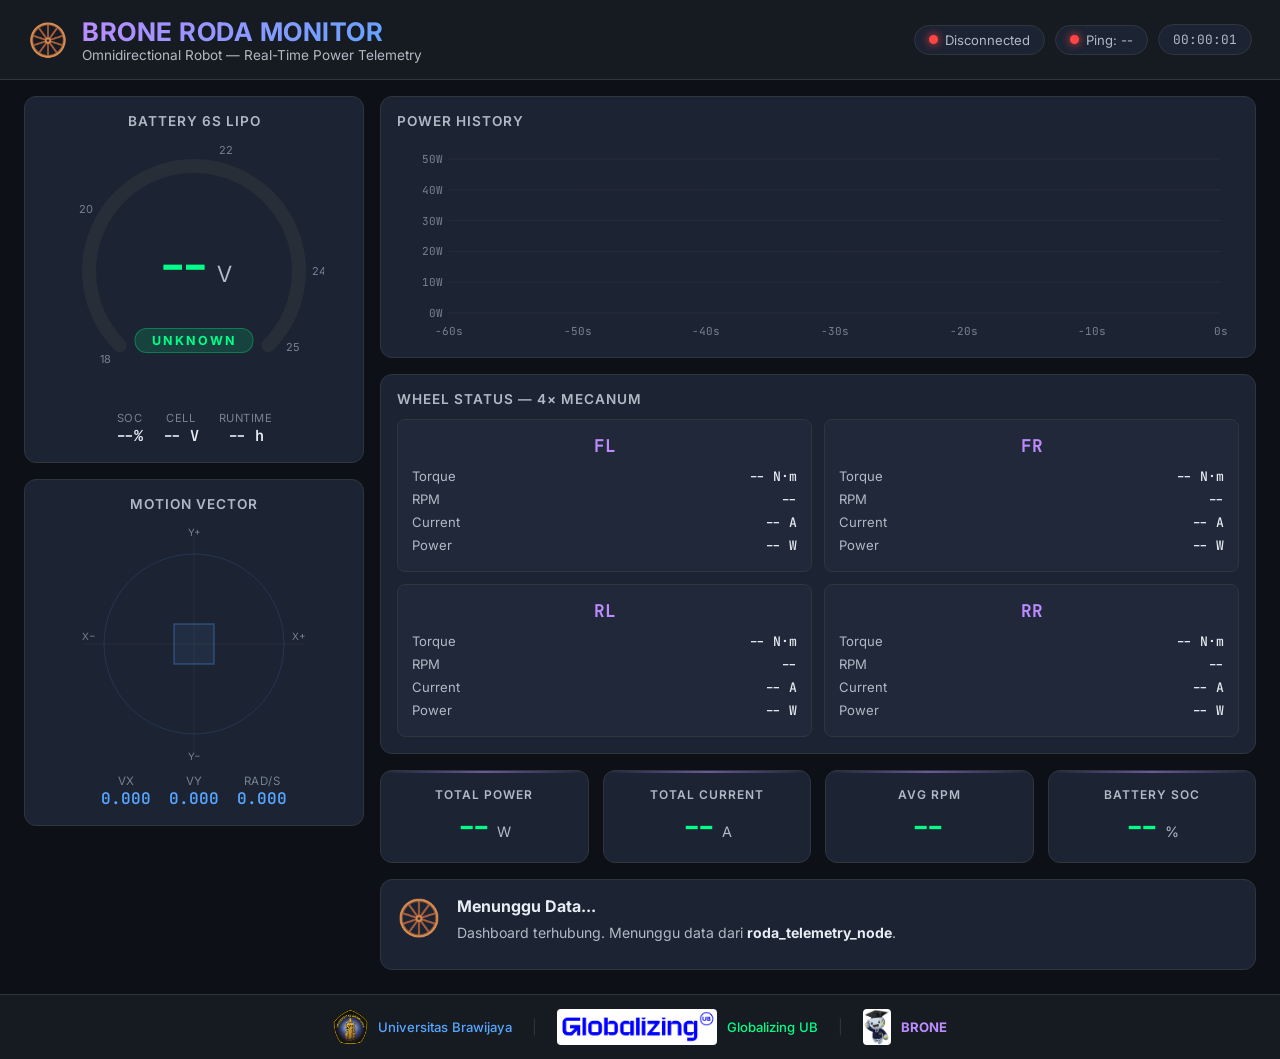
<file: brone_roda_monitor/web/index.html>
<!DOCTYPE html>
<html lang="id">

<head>
    <meta charset="UTF-8">
    <meta name="viewport" content="width=device-width, initial-scale=1.0">
    <title>BRone Roda — Power Monitor Dashboard</title>
    <meta name="description" content="Real-time power telemetry dashboard for BRone omnidirectional wheel robot">
    <link rel="preconnect" href="https://fonts.googleapis.com">
    <link href="https://fonts.googleapis.com/css2?family=Inter:wght@300;400;500;600;700&family=JetBrains+Mono:wght@400;500;700&display=swap" rel="stylesheet">
    <link rel="stylesheet" href="style.css">
</head>

<body>
    <!-- Header -->
    <header class="header">
        <div class="header-left">
            <span class="header-icon">🛞</span>
            <div>
                <h1 class="header-title">BRONE RODA MONITOR</h1>
                <span class="header-subtitle">Omnidirectional Robot — Real-Time Power Telemetry</span>
            </div>
        </div>
        <div class="header-right">
            <div class="status-badge" id="ws-status">
                <span class="status-dot disconnected"></span>
                <span class="status-text">Disconnected</span>
            </div>
            <div class="status-badge" id="ping-status">
                <span class="status-dot disconnected"></span>
                <span class="status-text">Ping: --</span>
            </div>
            <div class="status-badge" id="uptime-badge">
                <span class="uptime-text">00:00:00</span>
            </div>
        </div>
    </header>

    <main class="dashboard">
        <!-- Left Column: Battery + Motion -->
        <div class="left-column">
            <!-- Battery Gauge -->
            <div class="panel battery-panel" id="battery-panel">
                <h2 class="panel-title">Battery 6S LiPo</h2>
                <div class="battery-gauge-container">
                    <canvas id="battery-gauge" width="260" height="260"></canvas>
                    <div class="battery-value">
                        <span class="battery-voltage" id="battery-voltage">--</span>
                        <span class="battery-unit">V</span>
                    </div>
                    <div class="battery-status" id="battery-status">UNKNOWN</div>
                </div>
                <div class="battery-info-row">
                    <div class="info-cell">
                        <span class="info-label">SOC</span>
                        <span class="info-value" id="battery-soc">--%</span>
                    </div>
                    <div class="info-cell">
                        <span class="info-label">Cell</span>
                        <span class="info-value" id="cell-voltage">-- V</span>
                    </div>
                    <div class="info-cell">
                        <span class="info-label">Runtime</span>
                        <span class="info-value" id="runtime">-- h</span>
                    </div>
                </div>
            </div>

            <!-- Motion Vector -->
            <div class="panel motion-panel">
                <h2 class="panel-title">Motion Vector</h2>
                <canvas id="motion-canvas" width="240" height="240"></canvas>
                <div class="motion-values">
                    <div class="motion-val">
                        <span class="mv-label">Vx</span>
                        <span class="mv-num" id="motion-vx">0.000</span>
                    </div>
                    <div class="motion-val">
                        <span class="mv-label">Vy</span>
                        <span class="mv-num" id="motion-vy">0.000</span>
                    </div>
                    <div class="motion-val">
                        <span class="mv-label">rad/s</span>
                        <span class="mv-num" id="motion-omega">0.000</span>
                    </div>
                </div>
            </div>
        </div>

        <!-- Right Column: Chart + Wheels + Summary -->
        <section class="right-column">
            <!-- Power Chart -->
            <div class="panel chart-panel">
                <h2 class="panel-title">Power History</h2>
                <div class="chart-container">
                    <canvas id="power-chart"></canvas>
                </div>
            </div>

            <!-- Wheel Status Grid -->
            <div class="panel wheel-panel">
                <h2 class="panel-title">Wheel Status — 4× Mecanum</h2>
                <div class="wheel-grid">
                    <div class="wheel-card" id="wheel-FL">
                        <div class="wc-header">FL</div>
                        <div class="wc-row"><span class="wc-label">Torque</span><span class="wc-val" data-field="torque">-- N·m</span></div>
                        <div class="wc-row"><span class="wc-label">RPM</span><span class="wc-val" data-field="rpm">--</span></div>
                        <div class="wc-row"><span class="wc-label">Current</span><span class="wc-val" data-field="current">-- A</span></div>
                        <div class="wc-row"><span class="wc-label">Power</span><span class="wc-val" data-field="power">-- W</span></div>
                    </div>
                    <div class="wheel-card" id="wheel-FR">
                        <div class="wc-header">FR</div>
                        <div class="wc-row"><span class="wc-label">Torque</span><span class="wc-val" data-field="torque">-- N·m</span></div>
                        <div class="wc-row"><span class="wc-label">RPM</span><span class="wc-val" data-field="rpm">--</span></div>
                        <div class="wc-row"><span class="wc-label">Current</span><span class="wc-val" data-field="current">-- A</span></div>
                        <div class="wc-row"><span class="wc-label">Power</span><span class="wc-val" data-field="power">-- W</span></div>
                    </div>
                    <div class="wheel-card" id="wheel-RL">
                        <div class="wc-header">RL</div>
                        <div class="wc-row"><span class="wc-label">Torque</span><span class="wc-val" data-field="torque">-- N·m</span></div>
                        <div class="wc-row"><span class="wc-label">RPM</span><span class="wc-val" data-field="rpm">--</span></div>
                        <div class="wc-row"><span class="wc-label">Current</span><span class="wc-val" data-field="current">-- A</span></div>
                        <div class="wc-row"><span class="wc-label">Power</span><span class="wc-val" data-field="power">-- W</span></div>
                    </div>
                    <div class="wheel-card" id="wheel-RR">
                        <div class="wc-header">RR</div>
                        <div class="wc-row"><span class="wc-label">Torque</span><span class="wc-val" data-field="torque">-- N·m</span></div>
                        <div class="wc-row"><span class="wc-label">RPM</span><span class="wc-val" data-field="rpm">--</span></div>
                        <div class="wc-row"><span class="wc-label">Current</span><span class="wc-val" data-field="current">-- A</span></div>
                        <div class="wc-row"><span class="wc-label">Power</span><span class="wc-val" data-field="power">-- W</span></div>
                    </div>
                </div>
            </div>

            <!-- Summary Cards -->
            <div class="summary-row" id="summary-row">
                <div class="panel summary-card">
                    <span class="card-label">Total Power</span>
                    <span class="card-value" id="total-power">--</span>
                    <span class="card-unit">W</span>
                </div>
                <div class="panel summary-card">
                    <span class="card-label">Total Current</span>
                    <span class="card-value" id="total-current">--</span>
                    <span class="card-unit">A</span>
                </div>
                <div class="panel summary-card">
                    <span class="card-label">Avg RPM</span>
                    <span class="card-value" id="avg-rpm">--</span>
                    <span class="card-unit"></span>
                </div>
                <div class="panel summary-card">
                    <span class="card-label">Battery SOC</span>
                    <span class="card-value" id="soc-card">--</span>
                    <span class="card-unit">%</span>
                </div>
            </div>

            <!-- Conclusion Panel -->
            <div class="panel conclusion-panel" id="conclusion-panel">
                <div class="conclusion-icon" id="conclusion-icon">🛞</div>
                <div class="conclusion-body">
                    <div class="conclusion-title" id="conclusion-title">Menunggu Data...</div>
                    <div class="conclusion-text" id="conclusion-text">
                        Dashboard terhubung. Menunggu data dari <strong>roda_telemetry_node</strong>.
                    </div>
                    <div class="conclusion-timestamp" id="conclusion-ts"></div>
                </div>
            </div>
        </section>
    </main>

    <!-- Footer Branding -->
    <footer class="footer">
        <div class="footer-brand">
            <img src="logo_ub.png" alt="Universitas Brawijaya" class="footer-logo" id="logo-ub">
            <span class="footer-item brand-ub">Universitas Brawijaya</span>
        </div>
        <span class="footer-separator">|</span>
        <div class="footer-brand">
            <img src="logo_globalizing.png" alt="Globalizing UB" class="footer-logo" id="logo-global">
            <span class="footer-item brand-global">Globalizing UB</span>
        </div>
        <span class="footer-separator">|</span>
        <div class="footer-brand">
            <img src="logo_brone.png" alt="BRONE" class="footer-logo" id="logo-brone">
            <span class="footer-item brand-brone">BRONE</span>
        </div>
    </footer>

    <script src="app.js"></script>
</body>

</html>
</file>
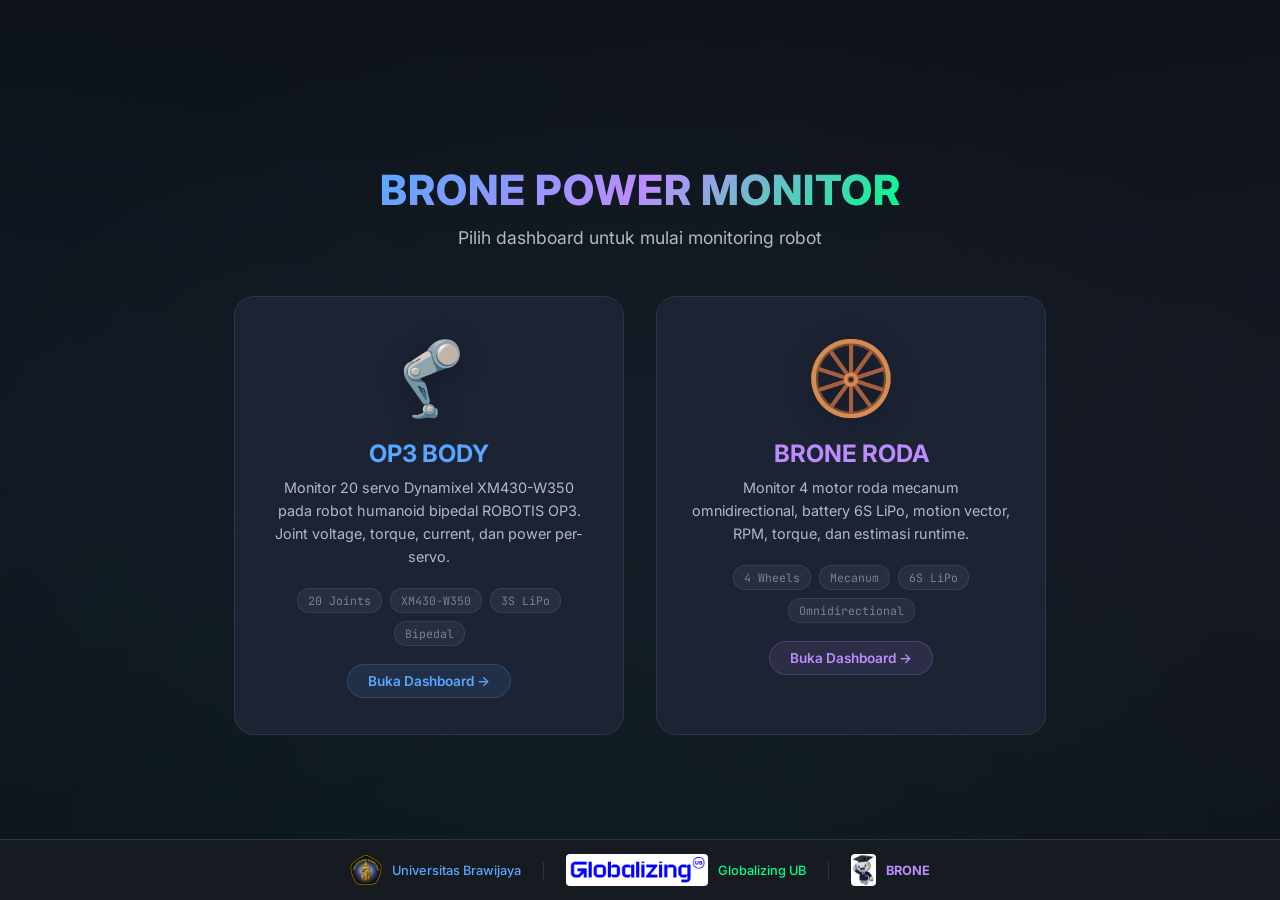
<file: op3_power_monitor/web/index.html>
<!DOCTYPE html>
<html lang="id">

<head>
    <meta charset="UTF-8">
    <meta name="viewport" content="width=device-width, initial-scale=1.0">
    <title>BRONE Monitor — Pilih Mode Dashboard</title>
    <meta name="description" content="BRONE Power Monitor — choose between OP3 Body or Roda dashboard">
    <link rel="preconnect" href="https://fonts.googleapis.com">
    <link href="https://fonts.googleapis.com/css2?family=Inter:wght@300;400;500;600;700;800&family=JetBrains+Mono:wght@400;500;700&display=swap" rel="stylesheet">
    <style>
        :root {
            --bg-primary: #0d1117;
            --bg-secondary: #161b22;
            --bg-panel: #1c2333;
            --border: #30363d;
            --text: #e6edf3;
            --text-sec: #b1bac4;
            --text-muted: #768390;
            --accent-blue: #58a6ff;
            --accent-green: #00ff88;
            --accent-purple: #bc8cff;
        }

        * { margin: 0; padding: 0; box-sizing: border-box; }

        body {
            font-family: 'Inter', -apple-system, sans-serif;
            background: var(--bg-primary);
            color: var(--text);
            min-height: 100vh;
            display: flex;
            flex-direction: column;
            align-items: center;
            justify-content: center;
            overflow: hidden;
        }

        /* Animated background */
        body::before {
            content: '';
            position: fixed;
            top: -50%; left: -50%;
            width: 200%; height: 200%;
            background:
                radial-gradient(ellipse at 20% 50%, rgba(88, 166, 255, 0.06) 0%, transparent 50%),
                radial-gradient(ellipse at 80% 50%, rgba(188, 140, 255, 0.06) 0%, transparent 50%),
                radial-gradient(ellipse at 50% 80%, rgba(0, 255, 136, 0.04) 0%, transparent 50%);
            animation: bgShift 15s ease-in-out infinite;
            z-index: -1;
        }

        @keyframes bgShift {
            0%, 100% { transform: translate(0, 0) rotate(0deg); }
            33% { transform: translate(-2%, 1%) rotate(1deg); }
            66% { transform: translate(2%, -1%) rotate(-1deg); }
        }

        /* Header */
        .selector-header {
            text-align: center;
            margin-bottom: 48px;
        }

        .selector-header h1 {
            font-size: 2.6rem;
            font-weight: 800;
            letter-spacing: 1px;
            margin-bottom: 12px;
        }

        .selector-header h1 span {
            background: linear-gradient(135deg, var(--accent-blue), var(--accent-purple), var(--accent-green));
            -webkit-background-clip: text;
            -webkit-text-fill-color: transparent;
            background-clip: text;
        }

        .selector-header p {
            color: var(--text-sec);
            font-size: 1.1rem;
        }

        /* Cards Grid */
        .card-grid {
            display: grid;
            grid-template-columns: 1fr 1fr;
            gap: 32px;
            max-width: 860px;
            width: 100%;
            padding: 0 24px;
        }

        .mode-card {
            position: relative;
            background: var(--bg-panel);
            border: 1px solid var(--border);
            border-radius: 20px;
            padding: 36px 32px;
            text-decoration: none;
            color: var(--text);
            display: flex;
            flex-direction: column;
            align-items: center;
            text-align: center;
            transition: transform 0.3s ease, border-color 0.3s ease, box-shadow 0.3s ease;
            overflow: hidden;
            cursor: pointer;
        }

        .mode-card::before {
            content: '';
            position: absolute;
            top: 0; left: 0; right: 0;
            height: 3px;
            opacity: 0;
            transition: opacity 0.3s ease;
        }

        .mode-card:hover {
            transform: translateY(-8px);
            box-shadow: 0 24px 60px -12px rgba(0, 0, 0, 0.5);
        }

        .mode-card:hover::before { opacity: 1; }

        .mode-card:active {
            transform: translateY(-2px) scale(0.98);
        }

        /* OP3 Card */
        .card-op3:hover { border-color: var(--accent-blue); }
        .card-op3::before {
            background: linear-gradient(90deg, transparent, var(--accent-blue), transparent);
        }

        /* Roda Card */
        .card-roda:hover { border-color: var(--accent-purple); }
        .card-roda::before {
            background: linear-gradient(90deg, transparent, var(--accent-purple), transparent);
        }

        .card-icon {
            font-size: 4.5rem;
            margin-bottom: 18px;
            filter: drop-shadow(0 4px 12px rgba(0, 0, 0, 0.3));
        }

        .card-title {
            font-size: 1.5rem;
            font-weight: 700;
            margin-bottom: 8px;
        }

        .card-op3 .card-title { color: var(--accent-blue); }
        .card-roda .card-title { color: var(--accent-purple); }

        .card-desc {
            font-size: 0.9rem;
            color: var(--text-sec);
            line-height: 1.6;
            margin-bottom: 20px;
        }

        .card-specs {
            display: flex;
            flex-wrap: wrap;
            gap: 8px;
            justify-content: center;
        }

        .spec-tag {
            font-size: 0.72rem;
            font-family: 'JetBrains Mono', monospace;
            padding: 4px 10px;
            border-radius: 12px;
            background: rgba(255, 255, 255, 0.05);
            border: 1px solid rgba(255, 255, 255, 0.08);
            color: var(--text-muted);
        }

        .card-arrow {
            display: inline-flex;
            align-items: center;
            gap: 6px;
            font-size: 0.85rem;
            font-weight: 600;
            margin-top: 18px;
            padding: 8px 20px;
            border-radius: 20px;
            transition: all 0.3s ease;
        }

        .card-op3 .card-arrow {
            color: var(--accent-blue);
            background: rgba(88, 166, 255, 0.1);
            border: 1px solid rgba(88, 166, 255, 0.2);
        }

        .card-op3:hover .card-arrow {
            background: rgba(88, 166, 255, 0.2);
        }

        .card-roda .card-arrow {
            color: var(--accent-purple);
            background: rgba(188, 140, 255, 0.1);
            border: 1px solid rgba(188, 140, 255, 0.2);
        }

        .card-roda:hover .card-arrow {
            background: rgba(188, 140, 255, 0.2);
        }

        /* Footer */
        .landing-footer {
            position: fixed;
            bottom: 0;
            width: 100%;
            display: flex;
            justify-content: center;
            align-items: center;
            gap: 20px;
            padding: 14px 24px;
            background: var(--bg-secondary);
            border-top: 1px solid var(--border);
        }

        .footer-brand {
            display: flex;
            align-items: center;
            gap: 10px;
        }

        .footer-logo {
            height: 32px;
            width: auto;
            object-fit: contain;
            border-radius: 4px;
        }

        .footer-item {
            font-size: 0.8rem;
            font-weight: 500;
            color: var(--text-sec);
        }

        .footer-item.brand-ub { color: var(--accent-blue); }
        .footer-item.brand-global { color: var(--accent-green); }
        .footer-item.brand-brone { color: var(--accent-purple); font-weight: 700; }

        .footer-separator {
            color: var(--border);
            font-size: 0.9rem;
        }

        /* Responsive */
        @media (max-width: 700px) {
            .card-grid { grid-template-columns: 1fr; gap: 20px; }
            .selector-header h1 { font-size: 1.8rem; }
        }
    </style>
</head>

<body>
    <div class="selector-header">
        <h1><span>BRONE POWER MONITOR</span></h1>
        <p>Pilih dashboard untuk mulai monitoring robot</p>
    </div>

    <div class="card-grid">
        <!-- OP3 Body Card -->
        <a href="op3.html" class="mode-card card-op3" id="card-op3">
            <div class="card-icon">🦿</div>
            <div class="card-title">OP3 BODY</div>
            <div class="card-desc">
                Monitor 20 servo Dynamixel XM430-W350 pada robot humanoid bipedal ROBOTIS OP3.
                Joint voltage, torque, current, dan power per-servo.
            </div>
            <div class="card-specs">
                <span class="spec-tag">20 Joints</span>
                <span class="spec-tag">XM430-W350</span>
                <span class="spec-tag">3S LiPo</span>
                <span class="spec-tag">Bipedal</span>
            </div>
            <div class="card-arrow">Buka Dashboard →</div>
        </a>

        <!-- BRone Roda Card -->
        <a href="roda.html" class="mode-card card-roda" id="card-roda">
            <div class="card-icon">🛞</div>
            <div class="card-title">BRONE RODA</div>
            <div class="card-desc">
                Monitor 4 motor roda mecanum omnidirectional, battery 6S LiPo,
                motion vector, RPM, torque, dan estimasi runtime.
            </div>
            <div class="card-specs">
                <span class="spec-tag">4 Wheels</span>
                <span class="spec-tag">Mecanum</span>
                <span class="spec-tag">6S LiPo</span>
                <span class="spec-tag">Omnidirectional</span>
            </div>
            <div class="card-arrow">Buka Dashboard →</div>
        </a>
    </div>

    <!-- Footer -->
    <footer class="landing-footer">
        <div class="footer-brand">
            <img src="logo_ub.png" alt="Universitas Brawijaya" class="footer-logo">
            <span class="footer-item brand-ub">Universitas Brawijaya</span>
        </div>
        <span class="footer-separator">|</span>
        <div class="footer-brand">
            <img src="logo_globalizing.png" alt="Globalizing UB" class="footer-logo">
            <span class="footer-item brand-global">Globalizing UB</span>
        </div>
        <span class="footer-separator">|</span>
        <div class="footer-brand">
            <img src="logo_brone.png" alt="BRONE" class="footer-logo">
            <span class="footer-item brand-brone">BRONE</span>
        </div>
    </footer>
</body>

</html>
</file>
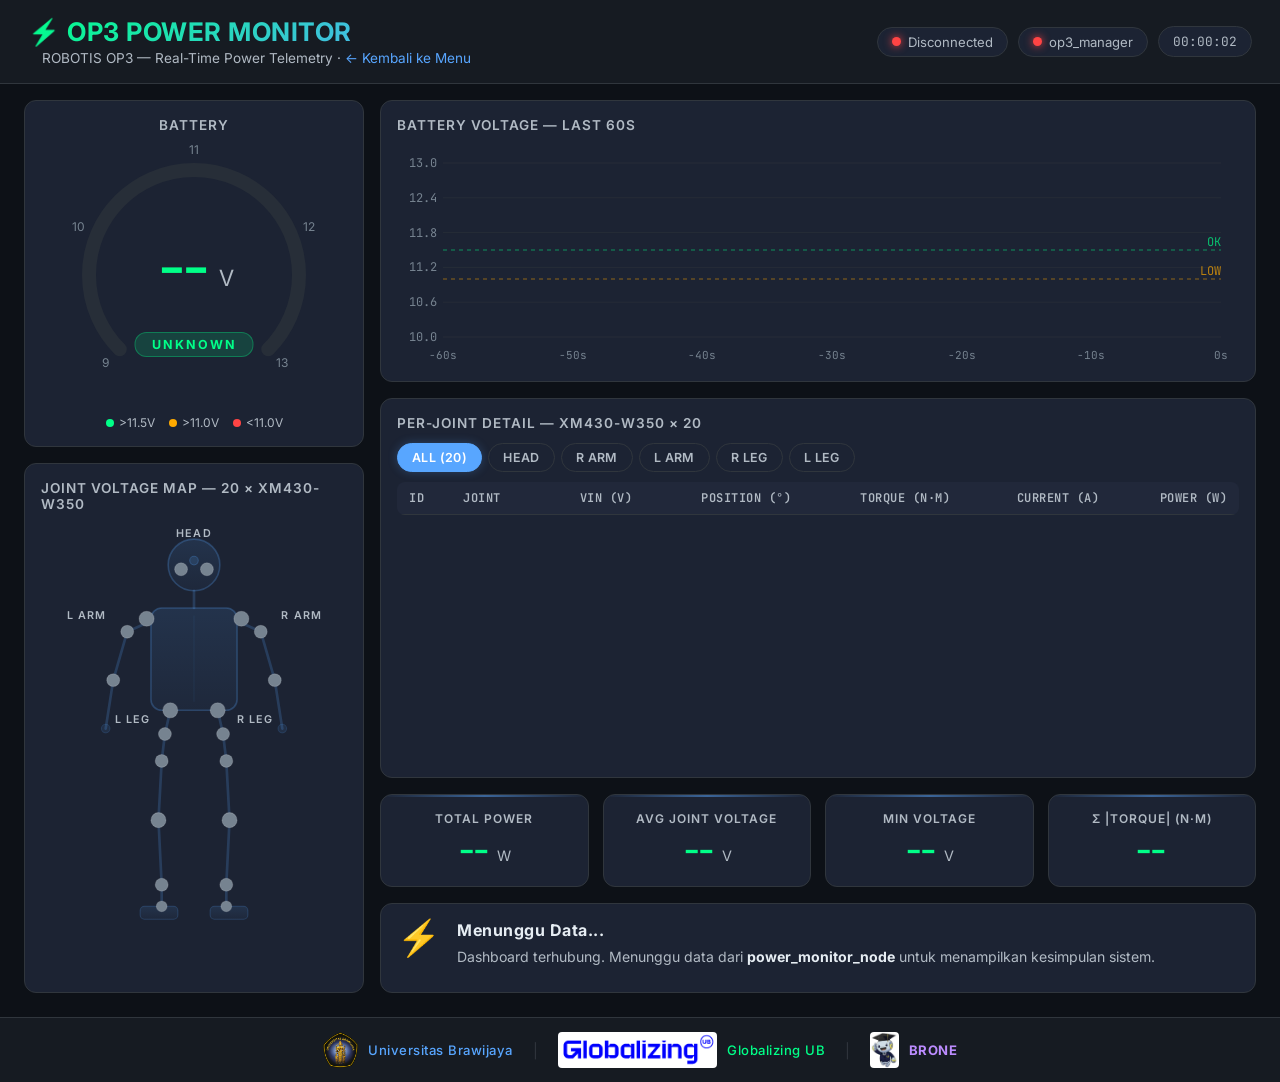
<file: op3_power_monitor/web/op3.html>
<!DOCTYPE html>
<html lang="en">

<head>
    <meta charset="UTF-8">
    <meta name="viewport" content="width=device-width, initial-scale=1.0">
    <title>OP3 Power Monitor — Dashboard</title>
    <meta name="description" content="Real-time power telemetry dashboard for ROBOTIS OP3 humanoid robot">
    <link rel="preconnect" href="https://fonts.googleapis.com">
    <link rel="preconnect" href="https://fonts.gstatic.com" crossorigin>
    <link
        href="https://fonts.googleapis.com/css2?family=Inter:wght@300;400;500;600;700&family=JetBrains+Mono:wght@400;500;700&display=swap"
        rel="stylesheet">
    <link rel="stylesheet" href="style.css">
</head>

<body>
    <!-- Header -->
    <header class="header" id="header">
        <div class="header-left">
            <h1 class="header-title">⚡ OP3 POWER MONITOR</h1>
            <span class="header-subtitle">ROBOTIS OP3 — Real-Time Power Telemetry · <a href="/" style="color:#58a6ff;text-decoration:none">← Kembali ke Menu</a></span>
        </div>
        <div class="header-right">
            <div class="status-badge" id="ws-status">
                <span class="status-dot disconnected"></span>
                <span class="status-text">Disconnected</span>
            </div>
            <div class="status-badge" id="mgr-status">
                <span class="status-dot disconnected"></span>
                <span class="status-text">op3_manager</span>
            </div>
            <div class="status-badge" id="uptime-badge">
                <span class="status-text uptime-text">00:00:00</span>
            </div>
        </div>
    </header>

    <!-- Main Grid -->
    <main class="dashboard" id="dashboard">
        <!-- Left Column -->
        <section class="left-column">
            <!-- Battery Gauge -->
            <div class="panel battery-panel" id="battery-panel">
                <h2 class="panel-title">Battery</h2>
                <div class="battery-gauge-container">
                    <canvas id="battery-gauge" width="260" height="260"></canvas>
                    <div class="battery-value">
                        <span class="battery-voltage" id="battery-voltage">--</span>
                        <span class="battery-unit">V</span>
                    </div>
                    <div class="battery-status" id="battery-status">UNKNOWN</div>
                </div>
                <div class="battery-legend">
                    <span class="legend-item"><span class="dot ok"></span> &gt;11.5V</span>
                    <span class="legend-item"><span class="dot low"></span> &gt;11.0V</span>
                    <span class="legend-item"><span class="dot critical"></span> &lt;11.0V</span>
                </div>
            </div>

            <!-- Robot Body Map — Anatomically Accurate OP3 -->
            <div class="panel robot-panel" id="robot-panel">
                <h2 class="panel-title">Joint Voltage Map — 20 × XM430-W350</h2>
                <div class="robot-body-container">
                    <svg id="robot-svg" viewBox="0 0 260 420" class="robot-svg" xmlns="http://www.w3.org/2000/svg">
                        <defs>
                            <filter id="glow-ok">
                                <feGaussianBlur stdDeviation="3" result="coloredBlur" />
                                <feMerge>
                                    <feMergeNode in="coloredBlur" />
                                    <feMergeNode in="SourceGraphic" />
                                </feMerge>
                            </filter>
                            <filter id="glow-low">
                                <feGaussianBlur stdDeviation="3" result="coloredBlur" />
                                <feMerge>
                                    <feMergeNode in="coloredBlur" />
                                    <feMergeNode in="SourceGraphic" />
                                </feMerge>
                            </filter>
                            <filter id="glow-crit">
                                <feGaussianBlur stdDeviation="4" result="coloredBlur" />
                                <feMerge>
                                    <feMergeNode in="coloredBlur" />
                                    <feMergeNode in="SourceGraphic" />
                                </feMerge>
                            </filter>
                            <!-- Body gradient -->
                            <linearGradient id="body-grad" x1="0%" y1="0%" x2="0%" y2="100%">
                                <stop offset="0%" style="stop-color:rgba(88,166,255,0.12)" />
                                <stop offset="100%" style="stop-color:rgba(88,166,255,0.04)" />
                            </linearGradient>
                        </defs>

                        <!-- ============ SKELETON ============ -->
                        <!-- Head (circle) -->
                        <circle cx="130" cy="38" r="24" fill="url(#body-grad)" stroke="rgba(88,166,255,0.25)"
                            stroke-width="1.5" />
                        <!-- Camera eye -->
                        <circle cx="130" cy="34" r="4" fill="rgba(88,166,255,0.15)" stroke="rgba(88,166,255,0.25)"
                            stroke-width="1" />

                        <!-- Neck -->
                        <line x1="130" y1="62" x2="130" y2="78" class="robot-bone" />

                        <!-- Torso (rounded rectangle) -->
                        <rect x="90" y="78" width="80" height="95" rx="10" fill="url(#body-grad)"
                            stroke="rgba(88,166,255,0.25)" stroke-width="1.5" />
                        <!-- Center line on torso -->
                        <line x1="130" y1="85" x2="130" y2="165" stroke="rgba(88,166,255,0.08)" stroke-width="1" />

                        <!-- ===== RIGHT ARM (viewer's right = robot's left) ===== -->
                        <!-- r_sho_pitch → r_sho_roll connection -->
                        <line x1="170" y1="90" x2="192" y2="100" class="robot-bone" />
                        <!-- r_sho_roll → r_el -->
                        <line x1="192" y1="100" x2="205" y2="145" class="robot-bone" />
                        <!-- r_el → hand -->
                        <line x1="205" y1="145" x2="212" y2="190" class="robot-bone" />

                        <!-- ===== LEFT ARM (viewer's left = robot's right) ===== -->
                        <line x1="90" y1="90" x2="68" y2="100" class="robot-bone" />
                        <line x1="68" y1="100" x2="55" y2="145" class="robot-bone" />
                        <line x1="55" y1="145" x2="48" y2="190" class="robot-bone" />

                        <!-- ===== RIGHT LEG ===== -->
                        <!-- hip_yaw → hip_roll -->
                        <line x1="152" y1="173" x2="157" y2="195" class="robot-bone" />
                        <!-- hip_roll → hip_pitch -->
                        <line x1="157" y1="195" x2="160" y2="220" class="robot-bone" />
                        <!-- hip_pitch → knee -->
                        <line x1="160" y1="220" x2="163" y2="275" class="robot-bone" stroke-width="3" />
                        <!-- knee → ank_pitch -->
                        <line x1="163" y1="275" x2="160" y2="335" class="robot-bone" stroke-width="3" />
                        <!-- ank_pitch → ank_roll -->
                        <line x1="160" y1="335" x2="160" y2="355" class="robot-bone" />
                        <!-- Foot -->
                        <rect x="145" y="355" width="35" height="12" rx="4" fill="url(#body-grad)"
                            stroke="rgba(88,166,255,0.2)" stroke-width="1" />

                        <!-- ===== LEFT LEG ===== -->
                        <line x1="108" y1="173" x2="103" y2="195" class="robot-bone" />
                        <line x1="103" y1="195" x2="100" y2="220" class="robot-bone" />
                        <line x1="100" y1="220" x2="97" y2="275" class="robot-bone" stroke-width="3" />
                        <line x1="97" y1="275" x2="100" y2="335" class="robot-bone" stroke-width="3" />
                        <line x1="100" y1="335" x2="100" y2="355" class="robot-bone" />
                        <!-- Foot -->
                        <rect x="80" y="355" width="35" height="12" rx="4" fill="url(#body-grad)"
                            stroke="rgba(88,166,255,0.2)" stroke-width="1" />

                        <!-- ============ JOINT LABELS (group titles) ============ -->
                        <text x="130" y="12" class="svg-label" text-anchor="middle">HEAD</text>
                        <text x="30" y="88" class="svg-label" text-anchor="middle">L ARM</text>
                        <text x="230" y="88" class="svg-label" text-anchor="middle">R ARM</text>
                        <text x="73" y="185" class="svg-label" text-anchor="middle">L LEG</text>
                        <text x="187" y="185" class="svg-label" text-anchor="middle">R LEG</text>

                        <!-- ============ JOINT DOTS — 20 joints ============ -->
                        <!-- OP3.robot config order — ID:name mapping as comments -->

                        <!-- HEAD: ID 19 head_pan, ID 20 head_tilt -->
                        <circle cx="118" cy="42" r="6" class="joint-dot" data-joint="head_pan" id="jd-head_pan">
                            <title>head_pan (ID 19)</title>
                        </circle>
                        <circle cx="142" cy="42" r="6" class="joint-dot" data-joint="head_tilt" id="jd-head_tilt">
                            <title>head_tilt (ID 20)</title>
                        </circle>

                        <!-- RIGHT ARM: ID 1 r_sho_pitch, ID 3 r_sho_roll, ID 5 r_el -->
                        <circle cx="174" cy="88" r="7" class="joint-dot" data-joint="r_sho_pitch" id="jd-r_sho_pitch">
                            <title>r_sho_pitch (ID 1)</title>
                        </circle>
                        <circle cx="192" cy="100" r="6" class="joint-dot" data-joint="r_sho_roll" id="jd-r_sho_roll">
                            <title>r_sho_roll (ID 3)</title>
                        </circle>
                        <circle cx="205" cy="145" r="6" class="joint-dot" data-joint="r_el" id="jd-r_el">
                            <title>r_el (ID 5)</title>
                        </circle>

                        <!-- LEFT ARM: ID 2 l_sho_pitch, ID 4 l_sho_roll, ID 6 l_el -->
                        <circle cx="86" cy="88" r="7" class="joint-dot" data-joint="l_sho_pitch" id="jd-l_sho_pitch">
                            <title>l_sho_pitch (ID 2)</title>
                        </circle>
                        <circle cx="68" cy="100" r="6" class="joint-dot" data-joint="l_sho_roll" id="jd-l_sho_roll">
                            <title>l_sho_roll (ID 4)</title>
                        </circle>
                        <circle cx="55" cy="145" r="6" class="joint-dot" data-joint="l_el" id="jd-l_el">
                            <title>l_el (ID 6)</title>
                        </circle>

                        <!-- RIGHT LEG: ID 7 r_hip_yaw, ID 9 r_hip_roll, ID 11 r_hip_pitch, ID 13 r_knee, ID 15 r_ank_pitch, ID 17 r_ank_roll -->
                        <circle cx="152" cy="173" r="7" class="joint-dot" data-joint="r_hip_yaw" id="jd-r_hip_yaw">
                            <title>r_hip_yaw (ID 7)</title>
                        </circle>
                        <circle cx="157" cy="195" r="6" class="joint-dot" data-joint="r_hip_roll" id="jd-r_hip_roll">
                            <title>r_hip_roll (ID 9)</title>
                        </circle>
                        <circle cx="160" cy="220" r="6" class="joint-dot" data-joint="r_hip_pitch" id="jd-r_hip_pitch">
                            <title>r_hip_pitch (ID 11)</title>
                        </circle>
                        <circle cx="163" cy="275" r="7" class="joint-dot" data-joint="r_knee" id="jd-r_knee">
                            <title>r_knee (ID 13)</title>
                        </circle>
                        <circle cx="160" cy="335" r="6" class="joint-dot" data-joint="r_ank_pitch" id="jd-r_ank_pitch">
                            <title>r_ank_pitch (ID 15)</title>
                        </circle>
                        <circle cx="160" cy="355" r="5" class="joint-dot" data-joint="r_ank_roll" id="jd-r_ank_roll">
                            <title>r_ank_roll (ID 17)</title>
                        </circle>

                        <!-- LEFT LEG: ID 8 l_hip_yaw, ID 10 l_hip_roll, ID 12 l_hip_pitch, ID 14 l_knee, ID 16 l_ank_pitch, ID 18 l_ank_roll -->
                        <circle cx="108" cy="173" r="7" class="joint-dot" data-joint="l_hip_yaw" id="jd-l_hip_yaw">
                            <title>l_hip_yaw (ID 8)</title>
                        </circle>
                        <circle cx="103" cy="195" r="6" class="joint-dot" data-joint="l_hip_roll" id="jd-l_hip_roll">
                            <title>l_hip_roll (ID 10)</title>
                        </circle>
                        <circle cx="100" cy="220" r="6" class="joint-dot" data-joint="l_hip_pitch" id="jd-l_hip_pitch">
                            <title>l_hip_pitch (ID 12)</title>
                        </circle>
                        <circle cx="97" cy="275" r="7" class="joint-dot" data-joint="l_knee" id="jd-l_knee">
                            <title>l_knee (ID 14)</title>
                        </circle>
                        <circle cx="100" cy="335" r="6" class="joint-dot" data-joint="l_ank_pitch" id="jd-l_ank_pitch">
                            <title>l_ank_pitch (ID 16)</title>
                        </circle>
                        <circle cx="100" cy="355" r="5" class="joint-dot" data-joint="l_ank_roll" id="jd-l_ank_roll">
                            <title>l_ank_roll (ID 18)</title>
                        </circle>

                        <!-- Hand markers -->
                        <circle cx="212" cy="190" r="4" fill="rgba(88,166,255,0.1)" stroke="rgba(88,166,255,0.15)"
                            stroke-width="1" />
                        <circle cx="48" cy="190" r="4" fill="rgba(88,166,255,0.1)" stroke="rgba(88,166,255,0.15)"
                            stroke-width="1" />
                    </svg>
                </div>
                <!-- Hover tooltip -->
                <div class="robot-tooltip" id="robot-tooltip" style="display:none;">
                    <span class="tt-name" id="tt-name"></span>
                    <span class="tt-vin" id="tt-vin"></span>
                    <span class="tt-pos" id="tt-pos"></span>
                </div>
            </div>
        </section>

        <!-- Right Column -->
        <section class="right-column">
            <!-- Voltage Chart -->
            <div class="panel chart-panel" id="chart-panel">
                <h2 class="panel-title">Battery Voltage — Last 60s</h2>
                <div class="chart-container">
                    <canvas id="voltage-chart"></canvas>
                </div>
            </div>

            <!-- Joint Table -->
            <div class="panel table-panel" id="table-panel">
                <h2 class="panel-title">Per-Joint Detail — XM430-W350 × 20</h2>
                <div class="table-toolbar">
                    <div class="table-filter" id="table-filter">
                        <button class="filter-btn active" data-group="all">All (20)</button>
                        <button class="filter-btn" data-group="head">Head</button>
                        <button class="filter-btn" data-group="r_arm">R Arm</button>
                        <button class="filter-btn" data-group="l_arm">L Arm</button>
                        <button class="filter-btn" data-group="r_leg">R Leg</button>
                        <button class="filter-btn" data-group="l_leg">L Leg</button>
                    </div>
                </div>
                <div class="table-container">
                    <table id="joint-table">
                        <thead>
                            <tr>
                                <th class="cell-id">ID</th>
                                <th>JOINT</th>
                                <th class="cell-vin">VIN (V)</th>
                                <th class="cell-pos">POSITION (°)</th>
                                <th class="cell-effort">TORQUE (N·m)</th>
                                <th class="cell-current">CURRENT (A)</th>
                                <th class="cell-power">POWER (W)</th>
                            </tr>
                        </thead>
                        <tbody id="joint-tbody">
                            <!-- Dynamic rows -->
                        </tbody>
                    </table>
                </div>
            </div>

            <!-- Summary Cards -->
            <div class="summary-row" id="summary-row">
                <div class="panel summary-card">
                    <span class="card-label">Total Power</span>
                    <span class="card-value" id="total-power">--</span>
                    <span class="card-unit">W</span>
                </div>
                <div class="panel summary-card">
                    <span class="card-label">Avg Joint Voltage</span>
                    <span class="card-value" id="avg-voltage">--</span>
                    <span class="card-unit">V</span>
                </div>
                <div class="panel summary-card">
                    <span class="card-label">Min Voltage</span>
                    <span class="card-value" id="min-voltage">--</span>
                    <span class="card-unit">V</span>
                </div>
                <div class="panel summary-card">
                    <span class="card-label">Σ |TORQUE| (N·m)</span>
                    <span class="card-value" id="total-effort">--</span>
                    <span class="card-unit"></span>
                </div>
            </div>

            <!-- Conclusion Panel -->
            <div class="panel conclusion-panel" id="conclusion-panel">
                <div class="conclusion-icon" id="conclusion-icon">⚡</div>
                <div class="conclusion-body">
                    <div class="conclusion-title" id="conclusion-title">Menunggu Data...</div>
                    <div class="conclusion-text" id="conclusion-text">Dashboard terhubung. Menunggu data dari
                        <strong>power_monitor_node</strong> untuk menampilkan kesimpulan sistem.
                    </div>
                    <div class="conclusion-timestamp" id="conclusion-ts"></div>
                </div>
            </div>
        </section>
    </main>

    <!-- Footer Branding -->
    <footer class="footer" id="footer">
        <div class="footer-brand">
            <img src="logo_ub.png" alt="Universitas Brawijaya" class="footer-logo" id="logo-ub">
            <span class="footer-item brand-ub">Universitas Brawijaya</span>
        </div>
        <span class="footer-separator">|</span>
        <div class="footer-brand">
            <img src="logo_globalizing.png" alt="Globalizing UB" class="footer-logo" id="logo-global">
            <span class="footer-item brand-global">Globalizing UB</span>
        </div>
        <span class="footer-separator">|</span>
        <div class="footer-brand">
            <img src="logo_brone.png" alt="BRONE" class="footer-logo" id="logo-brone">
            <span class="footer-item brand-brone">BRONE</span>
        </div>
    </footer>

    <script src="app.js"></script>
</body>

</html>
</file>
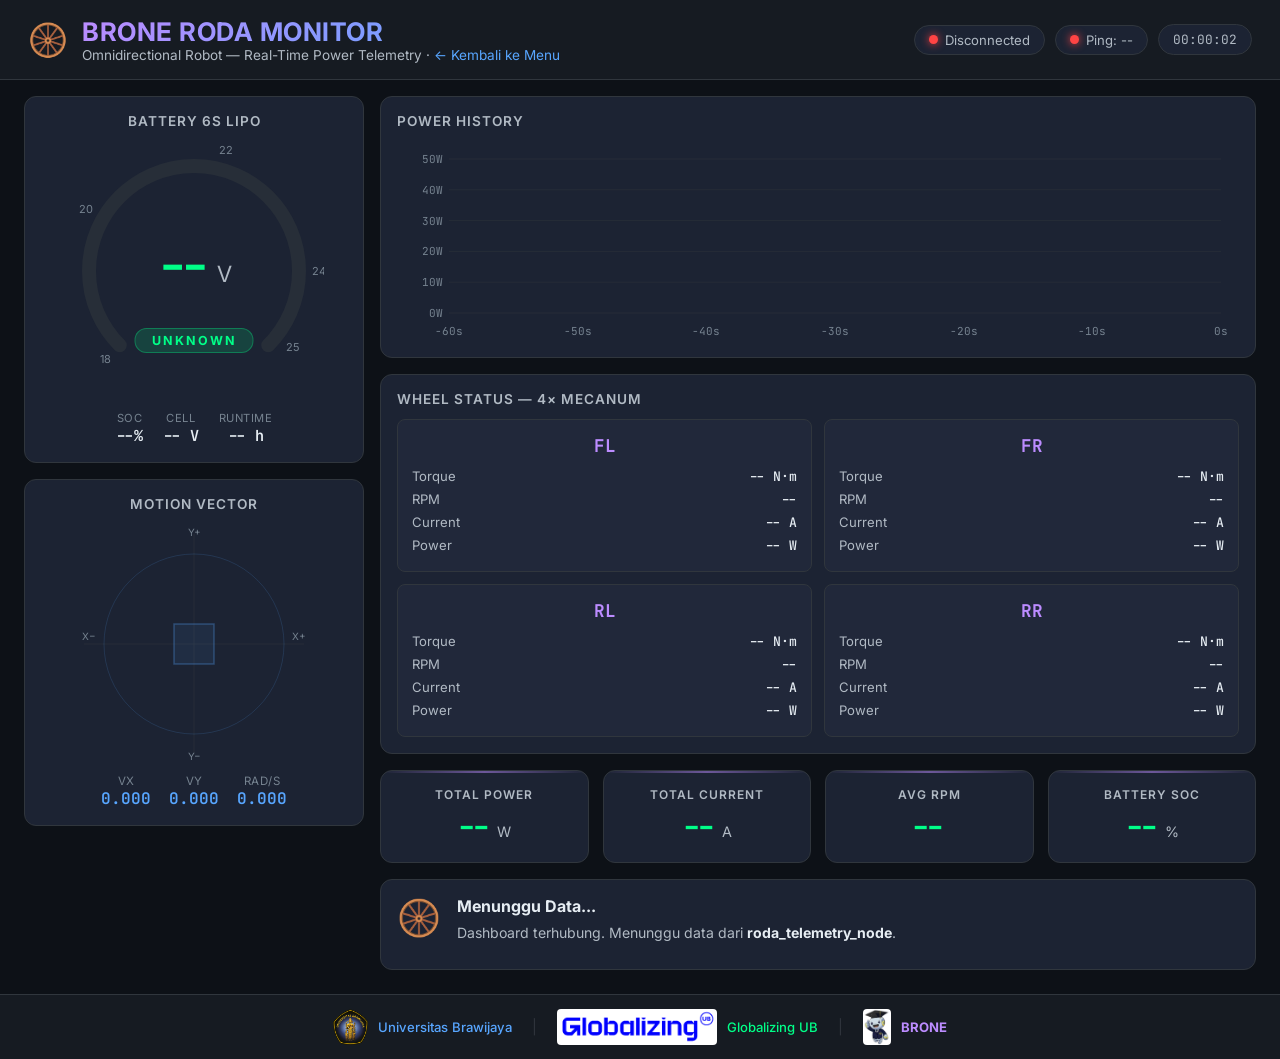
<file: op3_power_monitor/web/roda.html>
<!DOCTYPE html>
<html lang="id">

<head>
    <meta charset="UTF-8">
    <meta name="viewport" content="width=device-width, initial-scale=1.0">
    <title>BRone Roda — Power Monitor Dashboard</title>
    <meta name="description" content="Real-time power telemetry dashboard for BRone omnidirectional wheel robot">
    <link rel="preconnect" href="https://fonts.googleapis.com">
    <link href="https://fonts.googleapis.com/css2?family=Inter:wght@300;400;500;600;700&family=JetBrains+Mono:wght@400;500;700&display=swap" rel="stylesheet">
    <link rel="stylesheet" href="roda_style.css">
</head>

<body>
    <!-- Header -->
    <header class="header">
        <div class="header-left">
            <span class="header-icon">🛞</span>
            <div>
                <h1 class="header-title">BRONE RODA MONITOR</h1>
                <span class="header-subtitle">Omnidirectional Robot — Real-Time Power Telemetry · <a href="/" style="color:#58a6ff;text-decoration:none">← Kembali ke Menu</a></span>
            </div>
        </div>
        <div class="header-right">
            <div class="status-badge" id="ws-status">
                <span class="status-dot disconnected"></span>
                <span class="status-text">Disconnected</span>
            </div>
            <div class="status-badge" id="ping-status">
                <span class="status-dot disconnected"></span>
                <span class="status-text">Ping: --</span>
            </div>
            <div class="status-badge" id="uptime-badge">
                <span class="uptime-text">00:00:00</span>
            </div>
        </div>
    </header>

    <main class="dashboard">
        <!-- Left Column: Battery + Motion -->
        <div class="left-column">
            <!-- Battery Gauge -->
            <div class="panel battery-panel" id="battery-panel">
                <h2 class="panel-title">Battery 6S LiPo</h2>
                <div class="battery-gauge-container">
                    <canvas id="battery-gauge" width="260" height="260"></canvas>
                    <div class="battery-value">
                        <span class="battery-voltage" id="battery-voltage">--</span>
                        <span class="battery-unit">V</span>
                    </div>
                    <div class="battery-status" id="battery-status">UNKNOWN</div>
                </div>
                <div class="battery-info-row">
                    <div class="info-cell">
                        <span class="info-label">SOC</span>
                        <span class="info-value" id="battery-soc">--%</span>
                    </div>
                    <div class="info-cell">
                        <span class="info-label">Cell</span>
                        <span class="info-value" id="cell-voltage">-- V</span>
                    </div>
                    <div class="info-cell">
                        <span class="info-label">Runtime</span>
                        <span class="info-value" id="runtime">-- h</span>
                    </div>
                </div>
            </div>

            <!-- Motion Vector -->
            <div class="panel motion-panel">
                <h2 class="panel-title">Motion Vector</h2>
                <canvas id="motion-canvas" width="240" height="240"></canvas>
                <div class="motion-values">
                    <div class="motion-val">
                        <span class="mv-label">Vx</span>
                        <span class="mv-num" id="motion-vx">0.000</span>
                    </div>
                    <div class="motion-val">
                        <span class="mv-label">Vy</span>
                        <span class="mv-num" id="motion-vy">0.000</span>
                    </div>
                    <div class="motion-val">
                        <span class="mv-label">rad/s</span>
                        <span class="mv-num" id="motion-omega">0.000</span>
                    </div>
                </div>
            </div>
        </div>

        <!-- Right Column: Chart + Wheels + Summary -->
        <section class="right-column">
            <!-- Power Chart -->
            <div class="panel chart-panel">
                <h2 class="panel-title">Power History</h2>
                <div class="chart-container">
                    <canvas id="power-chart"></canvas>
                </div>
            </div>

            <!-- Wheel Status Grid -->
            <div class="panel wheel-panel">
                <h2 class="panel-title">Wheel Status — 4× Mecanum</h2>
                <div class="wheel-grid">
                    <div class="wheel-card" id="wheel-FL">
                        <div class="wc-header">FL</div>
                        <div class="wc-row"><span class="wc-label">Torque</span><span class="wc-val" data-field="torque">-- N·m</span></div>
                        <div class="wc-row"><span class="wc-label">RPM</span><span class="wc-val" data-field="rpm">--</span></div>
                        <div class="wc-row"><span class="wc-label">Current</span><span class="wc-val" data-field="current">-- A</span></div>
                        <div class="wc-row"><span class="wc-label">Power</span><span class="wc-val" data-field="power">-- W</span></div>
                    </div>
                    <div class="wheel-card" id="wheel-FR">
                        <div class="wc-header">FR</div>
                        <div class="wc-row"><span class="wc-label">Torque</span><span class="wc-val" data-field="torque">-- N·m</span></div>
                        <div class="wc-row"><span class="wc-label">RPM</span><span class="wc-val" data-field="rpm">--</span></div>
                        <div class="wc-row"><span class="wc-label">Current</span><span class="wc-val" data-field="current">-- A</span></div>
                        <div class="wc-row"><span class="wc-label">Power</span><span class="wc-val" data-field="power">-- W</span></div>
                    </div>
                    <div class="wheel-card" id="wheel-RL">
                        <div class="wc-header">RL</div>
                        <div class="wc-row"><span class="wc-label">Torque</span><span class="wc-val" data-field="torque">-- N·m</span></div>
                        <div class="wc-row"><span class="wc-label">RPM</span><span class="wc-val" data-field="rpm">--</span></div>
                        <div class="wc-row"><span class="wc-label">Current</span><span class="wc-val" data-field="current">-- A</span></div>
                        <div class="wc-row"><span class="wc-label">Power</span><span class="wc-val" data-field="power">-- W</span></div>
                    </div>
                    <div class="wheel-card" id="wheel-RR">
                        <div class="wc-header">RR</div>
                        <div class="wc-row"><span class="wc-label">Torque</span><span class="wc-val" data-field="torque">-- N·m</span></div>
                        <div class="wc-row"><span class="wc-label">RPM</span><span class="wc-val" data-field="rpm">--</span></div>
                        <div class="wc-row"><span class="wc-label">Current</span><span class="wc-val" data-field="current">-- A</span></div>
                        <div class="wc-row"><span class="wc-label">Power</span><span class="wc-val" data-field="power">-- W</span></div>
                    </div>
                </div>
            </div>

            <!-- Summary Cards -->
            <div class="summary-row" id="summary-row">
                <div class="panel summary-card">
                    <span class="card-label">Total Power</span>
                    <span class="card-value" id="total-power">--</span>
                    <span class="card-unit">W</span>
                </div>
                <div class="panel summary-card">
                    <span class="card-label">Total Current</span>
                    <span class="card-value" id="total-current">--</span>
                    <span class="card-unit">A</span>
                </div>
                <div class="panel summary-card">
                    <span class="card-label">Avg RPM</span>
                    <span class="card-value" id="avg-rpm">--</span>
                    <span class="card-unit"></span>
                </div>
                <div class="panel summary-card">
                    <span class="card-label">Battery SOC</span>
                    <span class="card-value" id="soc-card">--</span>
                    <span class="card-unit">%</span>
                </div>
            </div>

            <!-- Conclusion Panel -->
            <div class="panel conclusion-panel" id="conclusion-panel">
                <div class="conclusion-icon" id="conclusion-icon">🛞</div>
                <div class="conclusion-body">
                    <div class="conclusion-title" id="conclusion-title">Menunggu Data...</div>
                    <div class="conclusion-text" id="conclusion-text">
                        Dashboard terhubung. Menunggu data dari <strong>roda_telemetry_node</strong>.
                    </div>
                    <div class="conclusion-timestamp" id="conclusion-ts"></div>
                </div>
            </div>
        </section>
    </main>

    <!-- Footer Branding -->
    <footer class="footer">
        <div class="footer-brand">
            <img src="logo_ub.png" alt="Universitas Brawijaya" class="footer-logo" id="logo-ub">
            <span class="footer-item brand-ub">Universitas Brawijaya</span>
        </div>
        <span class="footer-separator">|</span>
        <div class="footer-brand">
            <img src="logo_globalizing.png" alt="Globalizing UB" class="footer-logo" id="logo-global">
            <span class="footer-item brand-global">Globalizing UB</span>
        </div>
        <span class="footer-separator">|</span>
        <div class="footer-brand">
            <img src="logo_brone.png" alt="BRONE" class="footer-logo" id="logo-brone">
            <span class="footer-item brand-brone">BRONE</span>
        </div>
    </footer>

    <script src="roda_app.js?v=2"></script>
</body>

</html>
</file>
<file: brone_roda_monitor/web/style.css>
/* ============================================================
   BRone Roda Monitor — Dashboard Styles
   Dark theme matching OP3 dashboard design language
   ============================================================ */

:root {
    --bg-primary: #0d1117;
    --bg-secondary: #161b22;
    --bg-panel: #1c2333;
    --bg-panel-alt: #21283a;
    --border: #30363d;
    --text-primary: #e6edf3;
    --text-secondary: #b1bac4;
    --text-muted: #768390;
    --accent-ok: #00ff88;
    --accent-low: #ffaa00;
    --accent-critical: #ff4444;
    --accent-blue: #58a6ff;
    --accent-purple: #bc8cff;
    --glow-ok: rgba(0, 255, 136, 0.15);
    --glow-low: rgba(255, 170, 0, 0.15);
    --glow-crit: rgba(255, 68, 68, 0.15);
    --radius: 12px;
    --radius-sm: 8px;
    --transition: 0.3s ease;
}

* { margin: 0; padding: 0; box-sizing: border-box; }

body {
    font-family: 'Inter', -apple-system, sans-serif;
    background: var(--bg-primary);
    color: var(--text-primary);
    min-height: 100vh;
    overflow-x: hidden;
}

/* ---- Header ---- */
.header {
    display: flex;
    justify-content: space-between;
    align-items: center;
    padding: 16px 28px;
    background: var(--bg-secondary);
    border-bottom: 1px solid var(--border);
    position: sticky;
    top: 0;
    z-index: 100;
    backdrop-filter: blur(12px);
}

.header-left {
    display: flex;
    align-items: center;
    gap: 14px;
}

.header-icon { font-size: 2rem; }

.header-title {
    font-size: 1.6rem;
    font-weight: 700;
    letter-spacing: 0.5px;
    background: linear-gradient(135deg, var(--accent-purple), var(--accent-blue));
    -webkit-background-clip: text;
    -webkit-text-fill-color: transparent;
    background-clip: text;
}

.header-subtitle {
    font-size: 0.85rem;
    color: var(--text-secondary);
    display: block;
}

.header-right {
    display: flex;
    gap: 10px;
    align-items: center;
}

.status-badge {
    display: flex;
    align-items: center;
    gap: 7px;
    padding: 6px 14px;
    border-radius: 20px;
    background: var(--bg-panel);
    border: 1px solid var(--border);
    font-size: 0.82rem;
    color: var(--text-secondary);
}

.status-dot {
    width: 9px;
    height: 9px;
    border-radius: 50%;
    transition: background var(--transition);
}

.status-dot.connected {
    background: var(--accent-ok);
    box-shadow: 0 0 8px var(--accent-ok);
    animation: pulse 2s infinite;
}

.status-dot.disconnected {
    background: var(--accent-critical);
    box-shadow: 0 0 8px var(--accent-critical);
}

.status-dot.warning {
    background: var(--accent-low);
    box-shadow: 0 0 8px var(--accent-low);
}

.uptime-text {
    font-family: 'JetBrains Mono', monospace;
    font-size: 0.8rem;
    color: var(--text-secondary);
}

@keyframes pulse {
    0%, 100% { opacity: 1; }
    50% { opacity: 0.5; }
}

/* ---- Dashboard Grid ---- */
.dashboard {
    display: grid;
    grid-template-columns: 340px 1fr;
    gap: 16px;
    padding: 16px 24px;
    max-width: 1600px;
    margin: 0 auto;
}

.left-column, .right-column {
    display: flex;
    flex-direction: column;
    gap: 16px;
}

/* ---- Panel ---- */
.panel {
    background: var(--bg-panel);
    border: 1px solid var(--border);
    border-radius: var(--radius);
    padding: 16px;
    transition: border-color var(--transition), box-shadow var(--transition);
}

.panel:hover {
    border-color: rgba(88, 166, 255, 0.3);
    box-shadow: 0 0 20px rgba(88, 166, 255, 0.03);
}

.panel-title {
    font-size: 0.85rem;
    font-weight: 600;
    text-transform: uppercase;
    letter-spacing: 1px;
    color: var(--text-secondary);
    margin-bottom: 12px;
}

/* ---- Battery Gauge ---- */
.battery-panel { text-align: center; }

.battery-gauge-container {
    position: relative;
    width: 260px;
    height: 260px;
    margin: 0 auto 10px;
}

.battery-gauge-container canvas { display: block; }

.battery-value {
    position: absolute;
    top: 50%;
    left: 50%;
    transform: translate(-50%, -60%);
    text-align: center;
}

.battery-voltage {
    font-family: 'JetBrains Mono', monospace;
    font-size: 2.8rem;
    font-weight: 700;
    color: var(--accent-ok);
    transition: color var(--transition);
}

.battery-unit {
    font-size: 1.4rem;
    color: var(--text-secondary);
    margin-left: 2px;
}

.battery-status {
    position: absolute;
    bottom: 48px;
    left: 50%;
    transform: translateX(-50%);
    font-size: 0.78rem;
    font-weight: 700;
    letter-spacing: 2px;
    padding: 4px 16px;
    border-radius: 12px;
    background: var(--glow-ok);
    color: var(--accent-ok);
    border: 1px solid rgba(0, 255, 136, 0.3);
    white-space: nowrap;
}

.battery-status.low {
    background: var(--glow-low);
    color: var(--accent-low);
    border-color: rgba(255, 170, 0, 0.3);
}

.battery-status.critical {
    background: var(--glow-crit);
    color: var(--accent-critical);
    border-color: rgba(255, 68, 68, 0.3);
    animation: blink 0.8s infinite;
}

@keyframes blink {
    0%, 100% { opacity: 1; }
    50% { opacity: 0.4; }
}

.battery-info-row {
    display: flex;
    justify-content: center;
    gap: 20px;
}

.info-cell { text-align: center; }

.info-label {
    display: block;
    font-size: 0.7rem;
    text-transform: uppercase;
    color: var(--text-muted);
    letter-spacing: 0.5px;
}

.info-value {
    font-family: 'JetBrains Mono', monospace;
    font-size: 0.95rem;
    font-weight: 600;
    color: var(--text-primary);
}

/* ---- Motion Vector ---- */
.motion-panel { text-align: center; }

.motion-panel canvas {
    display: block;
    margin: 0 auto 10px;
}

.motion-values {
    display: flex;
    justify-content: center;
    gap: 18px;
}

.motion-val { text-align: center; }

.mv-label {
    display: block;
    font-size: 0.72rem;
    color: var(--text-muted);
    text-transform: uppercase;
    letter-spacing: 0.5px;
}

.mv-num {
    font-family: 'JetBrains Mono', monospace;
    font-size: 1rem;
    font-weight: 600;
    color: var(--accent-blue);
}

/* ---- Chart ---- */
.chart-panel { min-height: 240px; }

.chart-container {
    height: 200px;
    position: relative;
}

.chart-container canvas {
    width: 100% !important;
    height: 100% !important;
}

/* ---- Wheel Status ---- */
.wheel-grid {
    display: grid;
    grid-template-columns: 1fr 1fr;
    gap: 12px;
}

.wheel-card {
    background: var(--bg-panel-alt);
    border: 1px solid var(--border);
    border-radius: var(--radius-sm);
    padding: 14px;
    transition: border-color var(--transition);
}

.wheel-card:hover {
    border-color: rgba(188, 140, 255, 0.4);
}

.wc-header {
    font-family: 'JetBrains Mono', monospace;
    font-size: 1.1rem;
    font-weight: 700;
    color: var(--accent-purple);
    margin-bottom: 8px;
    text-align: center;
}

.wc-row {
    display: flex;
    justify-content: space-between;
    padding: 3px 0;
    font-size: 0.82rem;
}

.wc-label {
    color: var(--text-secondary);
}

.wc-val {
    font-family: 'JetBrains Mono', monospace;
    font-weight: 500;
    color: var(--text-primary);
}

/* ---- Summary Cards ---- */
.summary-row {
    display: grid;
    grid-template-columns: repeat(4, 1fr);
    gap: 14px;
}

.summary-card {
    text-align: center;
    padding: 16px 12px;
    position: relative;
    overflow: hidden;
}

.summary-card::before {
    content: '';
    position: absolute;
    top: 0; left: 0; right: 0;
    height: 2px;
    background: linear-gradient(90deg, transparent, var(--accent-purple), transparent);
    opacity: 0.5;
}

.card-label {
    display: block;
    font-size: 0.75rem;
    font-weight: 600;
    text-transform: uppercase;
    letter-spacing: 1px;
    color: var(--text-secondary);
    margin-bottom: 6px;
}

.card-value {
    font-family: 'JetBrains Mono', monospace;
    font-size: 1.8rem;
    font-weight: 700;
    color: var(--accent-ok);
}

.card-unit {
    font-size: 0.9rem;
    color: var(--text-secondary);
    margin-left: 2px;
}

/* ---- Conclusion Panel ---- */
.conclusion-panel {
    display: flex;
    gap: 16px;
    align-items: flex-start;
}

.conclusion-icon { font-size: 2.2rem; flex-shrink: 0; }

.conclusion-body { flex: 1; }

.conclusion-title {
    font-size: 1rem;
    font-weight: 700;
    margin-bottom: 6px;
    color: var(--text-primary);
}

.conclusion-title.ok { color: var(--accent-ok); }
.conclusion-title.low { color: var(--accent-low); }
.conclusion-title.critical { color: var(--accent-critical); }

.conclusion-text {
    font-size: 0.88rem;
    line-height: 1.6;
    color: var(--text-secondary);
}

.conclusion-text strong { color: var(--text-primary); }

.conclusion-timestamp {
    font-size: 0.72rem;
    color: var(--text-muted);
    margin-top: 8px;
    font-family: 'JetBrains Mono', monospace;
}

/* ---- Footer ---- */
.footer {
    display: flex;
    justify-content: center;
    align-items: center;
    gap: 20px;
    padding: 14px 24px;
    border-top: 1px solid var(--border);
    background: var(--bg-secondary);
    margin-top: 8px;
}

.footer-brand {
    display: flex;
    align-items: center;
    gap: 10px;
}

.footer-logo {
    height: 36px;
    width: auto;
    object-fit: contain;
    border-radius: 4px;
}

.footer-item {
    font-size: 0.82rem;
    font-weight: 500;
    color: var(--text-secondary);
}

.footer-separator {
    color: var(--border);
    font-size: 0.9rem;
}

.footer-item.brand-ub { color: var(--accent-blue); }
.footer-item.brand-global { color: var(--accent-ok); }
.footer-item.brand-brone { color: var(--accent-purple); font-weight: 700; }

/* ---- Responsive ---- */
@media (max-width: 960px) {
    .dashboard { grid-template-columns: 1fr; }
    .summary-row { grid-template-columns: repeat(2, 1fr); }
}
</file>
<file: op3_power_monitor/web/style.css>
/* ============================================================
   OP3 Power Monitor — Dashboard Styles
   Dark theme with glassmorphism + accent colors
   UX Revision: bigger sizing, readable fonts, click feedback
   ============================================================ */

:root {
    --bg-primary: #0d1117;
    --bg-secondary: #161b22;
    --bg-panel: #1c2333;
    --bg-panel-alt: #21283a;
    --border: #30363d;
    --text-primary: #e6edf3;
    --text-secondary: #b1bac4;
    --text-muted: #768390;
    --accent-ok: #00ff88;
    --accent-low: #ffaa00;
    --accent-critical: #ff4444;
    --accent-blue: #58a6ff;
    --accent-purple: #bc8cff;
    --accent-select: #d2a8ff;
    --glow-ok: rgba(0, 255, 136, 0.15);
    --glow-low: rgba(255, 170, 0, 0.15);
    --glow-crit: rgba(255, 68, 68, 0.15);
    --glow-select: rgba(188, 140, 255, 0.15);
    --radius: 12px;
    --radius-sm: 8px;
    --transition: 0.3s ease;
}

* {
    margin: 0;
    padding: 0;
    box-sizing: border-box;
}

body {
    font-family: 'Inter', -apple-system, BlinkMacSystemFont, sans-serif;
    background: var(--bg-primary);
    color: var(--text-primary);
    min-height: 100vh;
    overflow-x: hidden;
}

/* ---- Header ---- */
.header {
    display: flex;
    justify-content: space-between;
    align-items: center;
    padding: 16px 28px;
    background: var(--bg-secondary);
    border-bottom: 1px solid var(--border);
    position: sticky;
    top: 0;
    z-index: 100;
    backdrop-filter: blur(12px);
}

.header-title {
    font-size: 1.6rem;
    font-weight: 700;
    letter-spacing: 0.5px;
    background: linear-gradient(135deg, var(--accent-ok), var(--accent-blue));
    -webkit-background-clip: text;
    -webkit-text-fill-color: transparent;
    background-clip: text;
}

.header-subtitle {
    font-size: 0.85rem;
    color: var(--text-secondary);
    margin-left: 14px;
}

.header-right {
    display: flex;
    gap: 10px;
    align-items: center;
}

.status-badge {
    display: flex;
    align-items: center;
    gap: 7px;
    padding: 6px 14px;
    border-radius: 20px;
    background: var(--bg-panel);
    border: 1px solid var(--border);
    font-size: 0.82rem;
    color: var(--text-secondary);
}

.status-dot {
    width: 9px;
    height: 9px;
    border-radius: 50%;
    transition: background var(--transition);
}

.status-dot.connected {
    background: var(--accent-ok);
    box-shadow: 0 0 8px var(--accent-ok);
    animation: pulse 2s infinite;
}

.status-dot.disconnected {
    background: var(--accent-critical);
    box-shadow: 0 0 8px var(--accent-critical);
}

.uptime-text {
    font-family: 'JetBrains Mono', monospace;
    font-size: 0.8rem;
    color: var(--text-secondary);
}

@keyframes pulse {
    0%, 100% { opacity: 1; }
    50% { opacity: 0.5; }
}

/* ---- Dashboard Grid ---- */
.dashboard {
    display: grid;
    grid-template-columns: 340px 1fr;
    gap: 16px;
    padding: 16px 24px;
    max-width: 1600px;
    margin: 0 auto;
}

.left-column {
    display: flex;
    flex-direction: column;
    gap: 16px;
}

.right-column {
    display: flex;
    flex-direction: column;
    gap: 16px;
}

/* ---- Panel ---- */
.panel {
    background: var(--bg-panel);
    border: 1px solid var(--border);
    border-radius: var(--radius);
    padding: 16px;
    transition: border-color var(--transition), box-shadow var(--transition);
}

.panel:hover {
    border-color: rgba(88, 166, 255, 0.3);
    box-shadow: 0 0 20px rgba(88, 166, 255, 0.03);
}

.panel-title {
    font-size: 0.85rem;
    font-weight: 600;
    text-transform: uppercase;
    letter-spacing: 1px;
    color: var(--text-secondary);
    margin-bottom: 12px;
}

/* ---- Battery Gauge ---- */
.battery-panel {
    text-align: center;
}

.battery-gauge-container {
    position: relative;
    width: 260px;
    height: 260px;
    margin: 0 auto 10px;
}

.battery-gauge-container canvas {
    display: block;
}

.battery-value {
    position: absolute;
    top: 50%;
    left: 50%;
    transform: translate(-50%, -60%);
    text-align: center;
}

.battery-voltage {
    font-family: 'JetBrains Mono', monospace;
    font-size: 3rem;
    font-weight: 700;
    color: var(--accent-ok);
    transition: color var(--transition);
}

.battery-unit {
    font-size: 1.4rem;
    color: var(--text-secondary);
    margin-left: 2px;
}

.battery-status {
    position: absolute;
    bottom: 48px;
    left: 50%;
    transform: translateX(-50%);
    font-size: 0.78rem;
    font-weight: 700;
    letter-spacing: 2px;
    padding: 4px 16px;
    border-radius: 12px;
    background: var(--glow-ok);
    color: var(--accent-ok);
    border: 1px solid rgba(0, 255, 136, 0.3);
    transition: all var(--transition);
    white-space: nowrap;
}

.battery-status.low {
    background: var(--glow-low);
    color: var(--accent-low);
    border-color: rgba(255, 170, 0, 0.3);
}

.battery-status.critical {
    background: var(--glow-crit);
    color: var(--accent-critical);
    border-color: rgba(255, 68, 68, 0.3);
    animation: blink 0.8s infinite;
}

@keyframes blink {
    0%, 100% { opacity: 1; }
    50% { opacity: 0.4; }
}

.battery-legend {
    display: flex;
    justify-content: center;
    gap: 14px;
    font-size: 0.75rem;
    color: var(--text-secondary);
}

.legend-item {
    display: flex;
    align-items: center;
    gap: 5px;
}

.dot {
    width: 8px;
    height: 8px;
    border-radius: 50%;
}
.dot.ok { background: var(--accent-ok); }
.dot.low { background: var(--accent-low); }
.dot.critical { background: var(--accent-critical); }

/* ---- Robot Body Map ---- */
.robot-panel {
    flex: 1;
    display: flex;
    flex-direction: column;
    position: relative;
}

.robot-body-container {
    flex: 1;
    display: flex;
    justify-content: center;
    align-items: center;
    min-height: 420px;
}

.robot-svg {
    width: 100%;
    max-width: 280px;
    height: auto;
}

.robot-part {
    fill: rgba(88, 166, 255, 0.08);
    stroke: rgba(88, 166, 255, 0.25);
    stroke-width: 1.5;
}

.robot-bone {
    stroke: rgba(88, 166, 255, 0.2);
    stroke-width: 2.5;
    stroke-linecap: round;
}

.svg-label {
    font-family: 'Inter', sans-serif;
    font-size: 10px;
    font-weight: 600;
    fill: var(--text-secondary);
    letter-spacing: 1px;
    text-transform: uppercase;
    pointer-events: none;
}

.joint-dot {
    fill: var(--text-muted);
    stroke: rgba(255, 255, 255, 0.15);
    stroke-width: 1;
    cursor: pointer;
    transition: fill 0.3s, r 0.2s, stroke 0.3s;
}

.joint-dot:hover {
    r: 10;
    stroke: rgba(255, 255, 255, 0.5);
    stroke-width: 2;
}

.joint-dot.ok {
    fill: var(--accent-ok);
    stroke: rgba(0, 255, 136, 0.4);
    filter: url(#glow-ok);
}
.joint-dot.low {
    fill: var(--accent-low);
    stroke: rgba(255, 170, 0, 0.4);
    filter: url(#glow-low);
}
.joint-dot.critical {
    fill: var(--accent-critical);
    stroke: rgba(255, 68, 68, 0.4);
    filter: url(#glow-crit);
    animation: blink 0.8s infinite;
}
.joint-dot.unknown {
    fill: var(--text-muted);
    stroke: rgba(255, 255, 255, 0.1);
}

/* Selected state (klik) — purple accent */
.joint-dot.selected {
    stroke: var(--accent-select) !important;
    stroke-width: 3 !important;
    filter: drop-shadow(0 0 6px var(--accent-purple));
}

/* Tooltip on robot body */
.robot-tooltip {
    position: absolute;
    bottom: 8px;
    left: 50%;
    transform: translateX(-50%);
    background: var(--bg-panel-alt);
    border: 1px solid var(--border);
    border-radius: var(--radius-sm);
    padding: 8px 14px;
    font-size: 0.85rem;
    font-family: 'JetBrains Mono', monospace;
    display: flex;
    gap: 12px;
    align-items: center;
    box-shadow: 0 4px 16px rgba(0, 0, 0, 0.4);
    white-space: nowrap;
    z-index: 10;
}
.tt-name { color: var(--accent-blue); font-weight: 600; }
.tt-vin { color: var(--accent-ok); }
.tt-pos { color: var(--text-secondary); }

/* ---- Chart ---- */
.chart-panel {
    min-height: 260px;
}

.chart-container {
    height: 220px;
    position: relative;
}

.chart-container canvas {
    width: 100% !important;
    height: 100% !important;
}

/* ---- Table ---- */
.table-panel {
    flex: 1;
}

.table-toolbar {
    margin-bottom: 10px;
}

.table-filter {
    display: flex;
    gap: 6px;
    flex-wrap: wrap;
}

.filter-btn {
    font-family: 'Inter', sans-serif;
    font-size: 0.78rem;
    font-weight: 600;
    padding: 6px 14px;
    border: 1px solid var(--border);
    border-radius: 16px;
    background: transparent;
    color: var(--text-secondary);
    cursor: pointer;
    transition: all var(--transition);
    text-transform: uppercase;
    letter-spacing: 0.4px;
}

.filter-btn:hover {
    border-color: var(--accent-blue);
    color: var(--accent-blue);
    background: rgba(88, 166, 255, 0.06);
}

.filter-btn.active {
    background: var(--accent-blue);
    border-color: var(--accent-blue);
    color: #ffffff;
    box-shadow: 0 0 10px rgba(88, 166, 255, 0.25);
}

.table-container {
    overflow-y: auto;
    max-height: 400px;
    border-radius: var(--radius-sm);
}

.table-container::-webkit-scrollbar { width: 6px; }
.table-container::-webkit-scrollbar-track { background: var(--bg-primary); }
.table-container::-webkit-scrollbar-thumb { background: var(--border); border-radius: 3px; }

#joint-table {
    width: 100%;
    border-collapse: collapse;
    font-size: 0.85rem;
    font-family: 'JetBrains Mono', monospace;
}

#joint-table thead {
    position: sticky;
    top: 0;
    z-index: 1;
}

#joint-table th {
    background: var(--bg-panel-alt);
    color: var(--text-secondary);
    font-weight: 600;
    font-size: 0.75rem;
    text-transform: uppercase;
    letter-spacing: 0.5px;
    padding: 8px 12px;
    text-align: right;
    border-bottom: 1px solid var(--border);
}

#joint-table th:first-child,
#joint-table th:nth-child(2) {
    text-align: left;
}

#joint-table td {
    padding: 8px 12px;
    text-align: right;
    border-bottom: 1px solid rgba(48, 54, 61, 0.4);
    transition: background var(--transition);
    color: var(--text-primary);
}

#joint-table td:first-child {
    text-align: center;
    color: var(--text-secondary);
    font-size: 0.78rem;
}

#joint-table td:nth-child(2) {
    text-align: left;
    color: var(--accent-blue);
    font-weight: 500;
}

#joint-table tbody tr {
    transition: background var(--transition);
    cursor: pointer;
}

#joint-table tbody tr:nth-child(even) {
    background: rgba(22, 27, 34, 0.4);
}

#joint-table tbody tr:hover {
    background: rgba(88, 166, 255, 0.08);
}

/* Hover highlight (from SVG or table) — blue */
#joint-table tbody tr.highlight {
    background: rgba(88, 166, 255, 0.12) !important;
}

/* Click select — purple */
#joint-table tbody tr.selected {
    background: rgba(188, 140, 255, 0.12) !important;
    border-left: 3px solid var(--accent-purple);
}

#joint-table tbody tr.selected td:nth-child(2) {
    color: var(--accent-select);
}

#joint-table tbody tr[data-hidden="true"] {
    display: none;
}

.cell-ok { color: var(--accent-ok) !important; }
.cell-low { color: var(--accent-low) !important; }
.cell-critical { color: var(--accent-critical) !important; }
.cell-na { color: var(--text-muted) !important; }

/* ---- Summary Cards ---- */
.summary-row {
    display: grid;
    grid-template-columns: repeat(4, 1fr);
    gap: 14px;
}

.summary-card {
    text-align: center;
    padding: 16px 12px;
    position: relative;
    overflow: hidden;
}

.summary-card::before {
    content: '';
    position: absolute;
    top: 0;
    left: 0;
    right: 0;
    height: 2px;
    background: linear-gradient(90deg, transparent, var(--accent-blue), transparent);
    opacity: 0.5;
}

.card-label {
    display: block;
    font-size: 0.75rem;
    font-weight: 600;
    text-transform: uppercase;
    letter-spacing: 1px;
    color: var(--text-secondary);
    margin-bottom: 6px;
}

.card-value {
    font-family: 'JetBrains Mono', monospace;
    font-size: 1.8rem;
    font-weight: 700;
    color: var(--accent-ok);
    transition: color var(--transition);
}

.card-unit {
    font-size: 0.9rem;
    color: var(--text-secondary);
    margin-left: 2px;
}

/* ---- Conclusion Panel ---- */
.conclusion-panel {
    grid-column: 1 / -1;
    display: flex;
    gap: 16px;
    align-items: flex-start;
}

.conclusion-icon {
    font-size: 2.2rem;
    flex-shrink: 0;
    line-height: 1;
}

.conclusion-body {
    flex: 1;
}

.conclusion-title {
    font-size: 1rem;
    font-weight: 700;
    margin-bottom: 6px;
    color: var(--text-primary);
    letter-spacing: 0.5px;
}

.conclusion-title.ok { color: var(--accent-ok); }
.conclusion-title.low { color: var(--accent-low); }
.conclusion-title.critical { color: var(--accent-critical); }

.conclusion-text {
    font-size: 0.88rem;
    line-height: 1.6;
    color: var(--text-secondary);
}

.conclusion-text strong {
    color: var(--text-primary);
}

.conclusion-timestamp {
    font-size: 0.72rem;
    color: var(--text-muted);
    margin-top: 8px;
    font-family: 'JetBrains Mono', monospace;
}

/* ---- Footer Branding ---- */
.footer {
    display: flex;
    justify-content: center;
    align-items: center;
    gap: 20px;
    padding: 14px 24px;
    border-top: 1px solid var(--border);
    background: var(--bg-secondary);
    margin-top: 8px;
}

.footer-brand {
    display: flex;
    align-items: center;
    gap: 10px;
}

.footer-logo {
    height: 36px;
    width: auto;
    object-fit: contain;
    border-radius: 4px;
}

.footer-item {
    font-size: 0.82rem;
    font-weight: 500;
    color: var(--text-secondary);
    letter-spacing: 0.5px;
}

.footer-separator {
    color: var(--border);
    font-size: 0.9rem;
    user-select: none;
}

.footer-item.brand-ub {
    color: var(--accent-blue);
}

.footer-item.brand-global {
    color: var(--accent-ok);
}

.footer-item.brand-brone {
    color: var(--accent-purple);
    font-weight: 700;
}

/* ---- Responsive ---- */
@media (max-width: 960px) {
    .dashboard {
        grid-template-columns: 1fr;
    }
    .left-column {
        flex-direction: row;
    }
    .battery-panel, .robot-panel {
        flex: 1;
    }
    .summary-row {
        grid-template-columns: repeat(2, 1fr);
    }
}

@media (max-width: 520px) {
    .left-column {
        flex-direction: column;
    }
    .header {
        flex-direction: column;
        gap: 8px;
    }
    .summary-row {
        grid-template-columns: 1fr 1fr;
    }
    .footer {
        flex-wrap: wrap;
        gap: 8px;
    }
}
</file>
<file: op3_power_monitor/web/roda_style.css>
/* ============================================================
   BRone Roda Monitor — Dashboard Styles
   Dark theme matching OP3 dashboard design language
   ============================================================ */

:root {
    --bg-primary: #0d1117;
    --bg-secondary: #161b22;
    --bg-panel: #1c2333;
    --bg-panel-alt: #21283a;
    --border: #30363d;
    --text-primary: #e6edf3;
    --text-secondary: #b1bac4;
    --text-muted: #768390;
    --accent-ok: #00ff88;
    --accent-low: #ffaa00;
    --accent-critical: #ff4444;
    --accent-blue: #58a6ff;
    --accent-purple: #bc8cff;
    --glow-ok: rgba(0, 255, 136, 0.15);
    --glow-low: rgba(255, 170, 0, 0.15);
    --glow-crit: rgba(255, 68, 68, 0.15);
    --radius: 12px;
    --radius-sm: 8px;
    --transition: 0.3s ease;
}

* { margin: 0; padding: 0; box-sizing: border-box; }

body {
    font-family: 'Inter', -apple-system, sans-serif;
    background: var(--bg-primary);
    color: var(--text-primary);
    min-height: 100vh;
    overflow-x: hidden;
}

/* ---- Header ---- */
.header {
    display: flex;
    justify-content: space-between;
    align-items: center;
    padding: 16px 28px;
    background: var(--bg-secondary);
    border-bottom: 1px solid var(--border);
    position: sticky;
    top: 0;
    z-index: 100;
    backdrop-filter: blur(12px);
}

.header-left {
    display: flex;
    align-items: center;
    gap: 14px;
}

.header-icon { font-size: 2rem; }

.header-title {
    font-size: 1.6rem;
    font-weight: 700;
    letter-spacing: 0.5px;
    background: linear-gradient(135deg, var(--accent-purple), var(--accent-blue));
    -webkit-background-clip: text;
    -webkit-text-fill-color: transparent;
    background-clip: text;
}

.header-subtitle {
    font-size: 0.85rem;
    color: var(--text-secondary);
    display: block;
}

.header-right {
    display: flex;
    gap: 10px;
    align-items: center;
}

.status-badge {
    display: flex;
    align-items: center;
    gap: 7px;
    padding: 6px 14px;
    border-radius: 20px;
    background: var(--bg-panel);
    border: 1px solid var(--border);
    font-size: 0.82rem;
    color: var(--text-secondary);
}

.status-dot {
    width: 9px;
    height: 9px;
    border-radius: 50%;
    transition: background var(--transition);
}

.status-dot.connected {
    background: var(--accent-ok);
    box-shadow: 0 0 8px var(--accent-ok);
    animation: pulse 2s infinite;
}

.status-dot.disconnected {
    background: var(--accent-critical);
    box-shadow: 0 0 8px var(--accent-critical);
}

.status-dot.warning {
    background: var(--accent-low);
    box-shadow: 0 0 8px var(--accent-low);
}

.uptime-text {
    font-family: 'JetBrains Mono', monospace;
    font-size: 0.8rem;
    color: var(--text-secondary);
}

@keyframes pulse {
    0%, 100% { opacity: 1; }
    50% { opacity: 0.5; }
}

/* ---- Dashboard Grid ---- */
.dashboard {
    display: grid;
    grid-template-columns: 340px 1fr;
    gap: 16px;
    padding: 16px 24px;
    max-width: 1600px;
    margin: 0 auto;
}

.left-column, .right-column {
    display: flex;
    flex-direction: column;
    gap: 16px;
}

/* ---- Panel ---- */
.panel {
    background: var(--bg-panel);
    border: 1px solid var(--border);
    border-radius: var(--radius);
    padding: 16px;
    transition: border-color var(--transition), box-shadow var(--transition);
}

.panel:hover {
    border-color: rgba(88, 166, 255, 0.3);
    box-shadow: 0 0 20px rgba(88, 166, 255, 0.03);
}

.panel-title {
    font-size: 0.85rem;
    font-weight: 600;
    text-transform: uppercase;
    letter-spacing: 1px;
    color: var(--text-secondary);
    margin-bottom: 12px;
}

/* ---- Battery Gauge ---- */
.battery-panel { text-align: center; }

.battery-gauge-container {
    position: relative;
    width: 260px;
    height: 260px;
    margin: 0 auto 10px;
}

.battery-gauge-container canvas { display: block; }

.battery-value {
    position: absolute;
    top: 50%;
    left: 50%;
    transform: translate(-50%, -60%);
    text-align: center;
}

.battery-voltage {
    font-family: 'JetBrains Mono', monospace;
    font-size: 2.8rem;
    font-weight: 700;
    color: var(--accent-ok);
    transition: color var(--transition);
}

.battery-unit {
    font-size: 1.4rem;
    color: var(--text-secondary);
    margin-left: 2px;
}

.battery-status {
    position: absolute;
    bottom: 48px;
    left: 50%;
    transform: translateX(-50%);
    font-size: 0.78rem;
    font-weight: 700;
    letter-spacing: 2px;
    padding: 4px 16px;
    border-radius: 12px;
    background: var(--glow-ok);
    color: var(--accent-ok);
    border: 1px solid rgba(0, 255, 136, 0.3);
    white-space: nowrap;
}

.battery-status.low {
    background: var(--glow-low);
    color: var(--accent-low);
    border-color: rgba(255, 170, 0, 0.3);
}

.battery-status.critical {
    background: var(--glow-crit);
    color: var(--accent-critical);
    border-color: rgba(255, 68, 68, 0.3);
    animation: blink 0.8s infinite;
}

@keyframes blink {
    0%, 100% { opacity: 1; }
    50% { opacity: 0.4; }
}

.battery-info-row {
    display: flex;
    justify-content: center;
    gap: 20px;
}

.info-cell { text-align: center; }

.info-label {
    display: block;
    font-size: 0.7rem;
    text-transform: uppercase;
    color: var(--text-muted);
    letter-spacing: 0.5px;
}

.info-value {
    font-family: 'JetBrains Mono', monospace;
    font-size: 0.95rem;
    font-weight: 600;
    color: var(--text-primary);
}

/* ---- Motion Vector ---- */
.motion-panel { text-align: center; }

.motion-panel canvas {
    display: block;
    margin: 0 auto 10px;
}

.motion-values {
    display: flex;
    justify-content: center;
    gap: 18px;
}

.motion-val { text-align: center; }

.mv-label {
    display: block;
    font-size: 0.72rem;
    color: var(--text-muted);
    text-transform: uppercase;
    letter-spacing: 0.5px;
}

.mv-num {
    font-family: 'JetBrains Mono', monospace;
    font-size: 1rem;
    font-weight: 600;
    color: var(--accent-blue);
}

/* ---- Chart ---- */
.chart-panel { min-height: 240px; }

.chart-container {
    height: 200px;
    position: relative;
}

.chart-container canvas {
    width: 100% !important;
    height: 100% !important;
}

/* ---- Wheel Status ---- */
.wheel-grid {
    display: grid;
    grid-template-columns: 1fr 1fr;
    gap: 12px;
}

.wheel-card {
    background: var(--bg-panel-alt);
    border: 1px solid var(--border);
    border-radius: var(--radius-sm);
    padding: 14px;
    transition: border-color var(--transition);
}

.wheel-card:hover {
    border-color: rgba(188, 140, 255, 0.4);
}

.wc-header {
    font-family: 'JetBrains Mono', monospace;
    font-size: 1.1rem;
    font-weight: 700;
    color: var(--accent-purple);
    margin-bottom: 8px;
    text-align: center;
}

.wc-row {
    display: flex;
    justify-content: space-between;
    padding: 3px 0;
    font-size: 0.82rem;
}

.wc-label {
    color: var(--text-secondary);
}

.wc-val {
    font-family: 'JetBrains Mono', monospace;
    font-weight: 500;
    color: var(--text-primary);
}

/* ---- Summary Cards ---- */
.summary-row {
    display: grid;
    grid-template-columns: repeat(4, 1fr);
    gap: 14px;
}

.summary-card {
    text-align: center;
    padding: 16px 12px;
    position: relative;
    overflow: hidden;
}

.summary-card::before {
    content: '';
    position: absolute;
    top: 0; left: 0; right: 0;
    height: 2px;
    background: linear-gradient(90deg, transparent, var(--accent-purple), transparent);
    opacity: 0.5;
}

.card-label {
    display: block;
    font-size: 0.75rem;
    font-weight: 600;
    text-transform: uppercase;
    letter-spacing: 1px;
    color: var(--text-secondary);
    margin-bottom: 6px;
}

.card-value {
    font-family: 'JetBrains Mono', monospace;
    font-size: 1.8rem;
    font-weight: 700;
    color: var(--accent-ok);
}

.card-unit {
    font-size: 0.9rem;
    color: var(--text-secondary);
    margin-left: 2px;
}

/* ---- Conclusion Panel ---- */
.conclusion-panel {
    display: flex;
    gap: 16px;
    align-items: flex-start;
}

.conclusion-icon { font-size: 2.2rem; flex-shrink: 0; }

.conclusion-body { flex: 1; }

.conclusion-title {
    font-size: 1rem;
    font-weight: 700;
    margin-bottom: 6px;
    color: var(--text-primary);
}

.conclusion-title.ok { color: var(--accent-ok); }
.conclusion-title.low { color: var(--accent-low); }
.conclusion-title.critical { color: var(--accent-critical); }

.conclusion-text {
    font-size: 0.88rem;
    line-height: 1.6;
    color: var(--text-secondary);
}

.conclusion-text strong { color: var(--text-primary); }

.conclusion-timestamp {
    font-size: 0.72rem;
    color: var(--text-muted);
    margin-top: 8px;
    font-family: 'JetBrains Mono', monospace;
}

/* ---- Footer ---- */
.footer {
    display: flex;
    justify-content: center;
    align-items: center;
    gap: 20px;
    padding: 14px 24px;
    border-top: 1px solid var(--border);
    background: var(--bg-secondary);
    margin-top: 8px;
}

.footer-brand {
    display: flex;
    align-items: center;
    gap: 10px;
}

.footer-logo {
    height: 36px;
    width: auto;
    object-fit: contain;
    border-radius: 4px;
}

.footer-item {
    font-size: 0.82rem;
    font-weight: 500;
    color: var(--text-secondary);
}

.footer-separator {
    color: var(--border);
    font-size: 0.9rem;
}

.footer-item.brand-ub { color: var(--accent-blue); }
.footer-item.brand-global { color: var(--accent-ok); }
.footer-item.brand-brone { color: var(--accent-purple); font-weight: 700; }

/* ---- Responsive ---- */
@media (max-width: 960px) {
    .dashboard { grid-template-columns: 1fr; }
    .summary-row { grid-template-columns: repeat(2, 1fr); }
}
</file>
